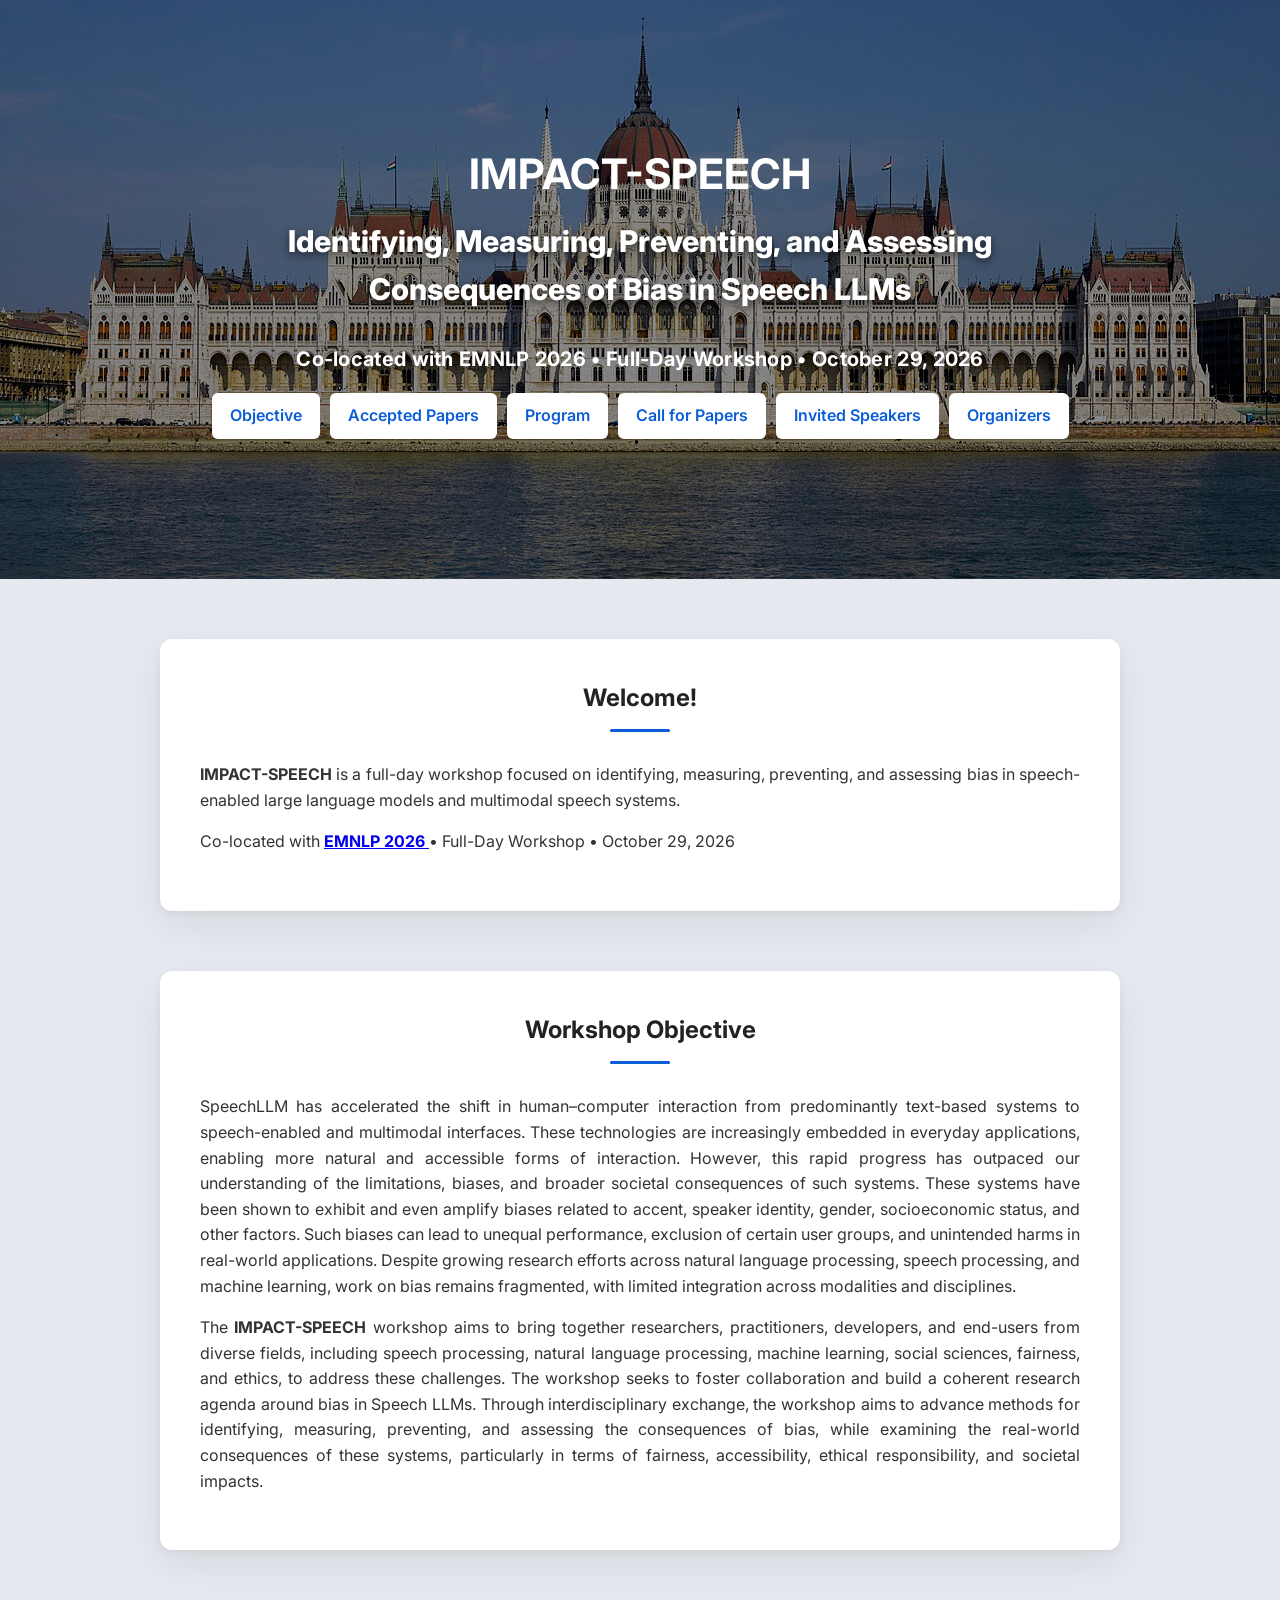
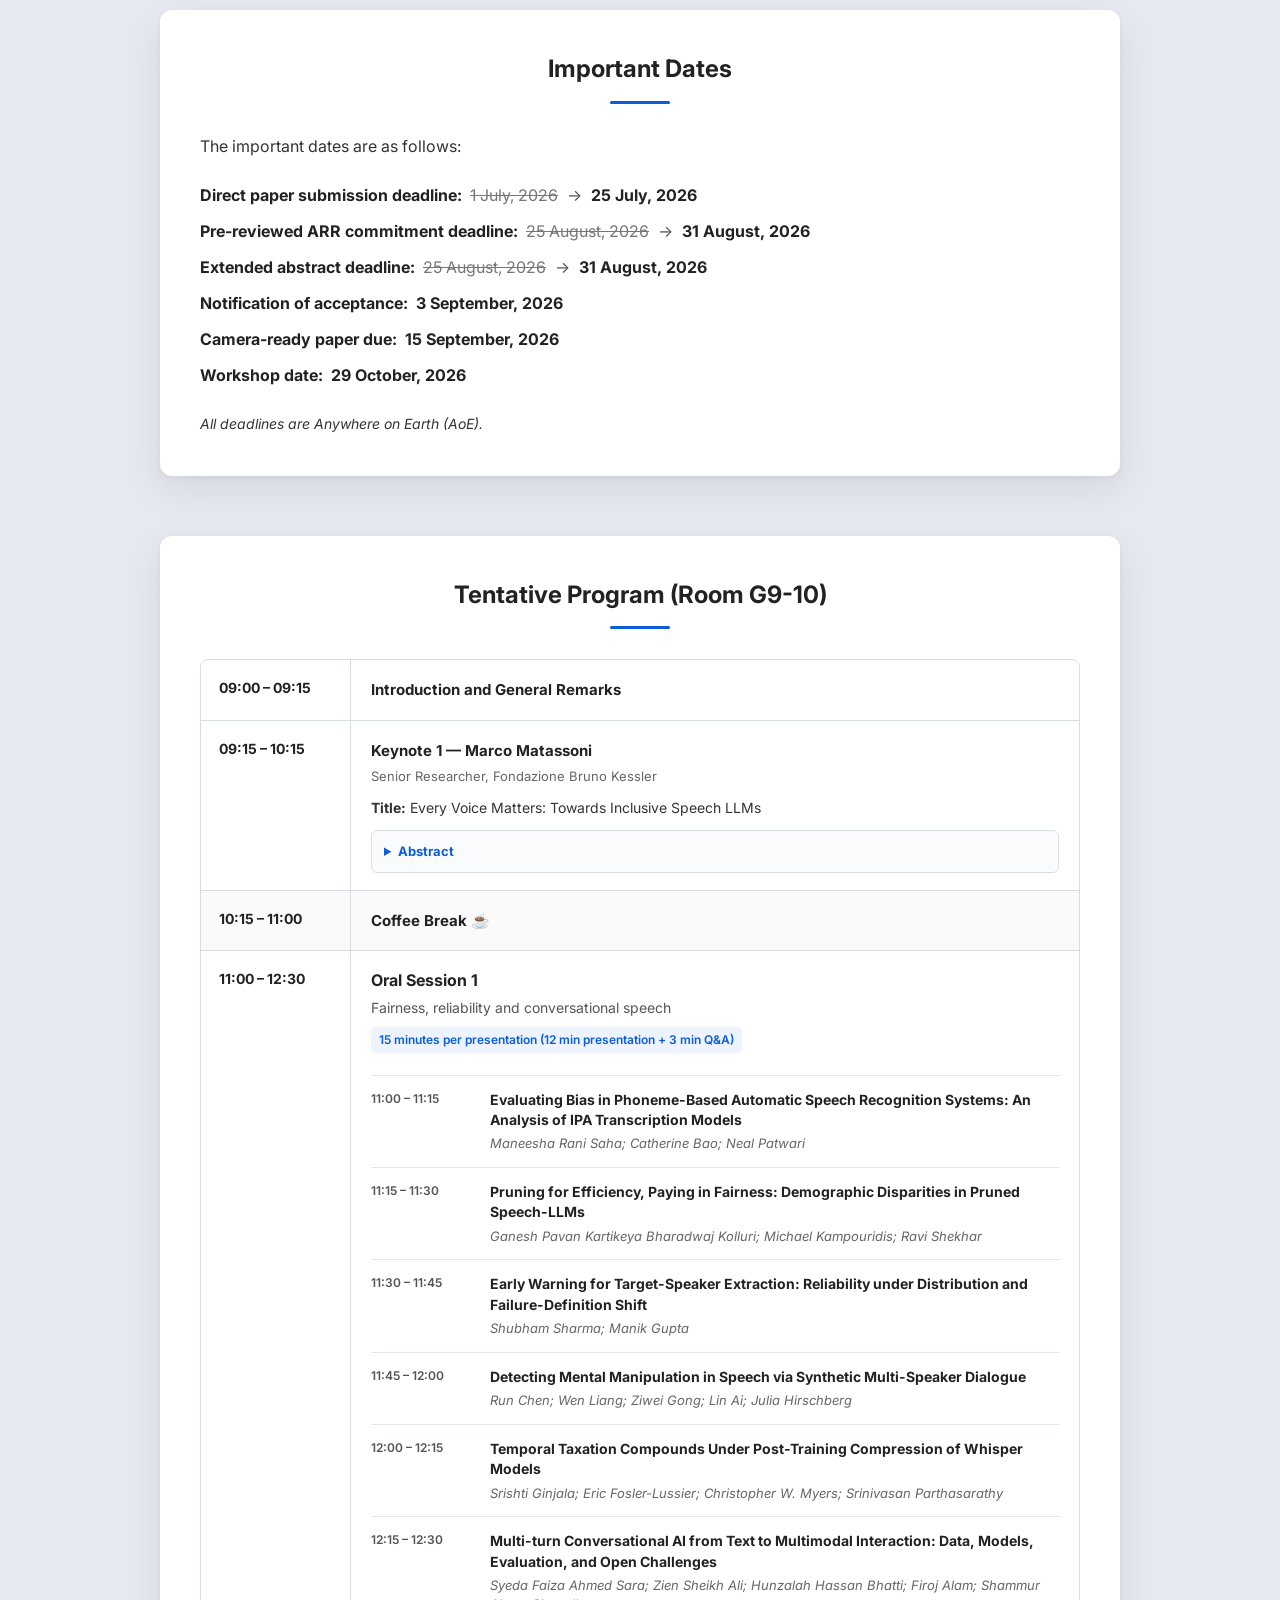
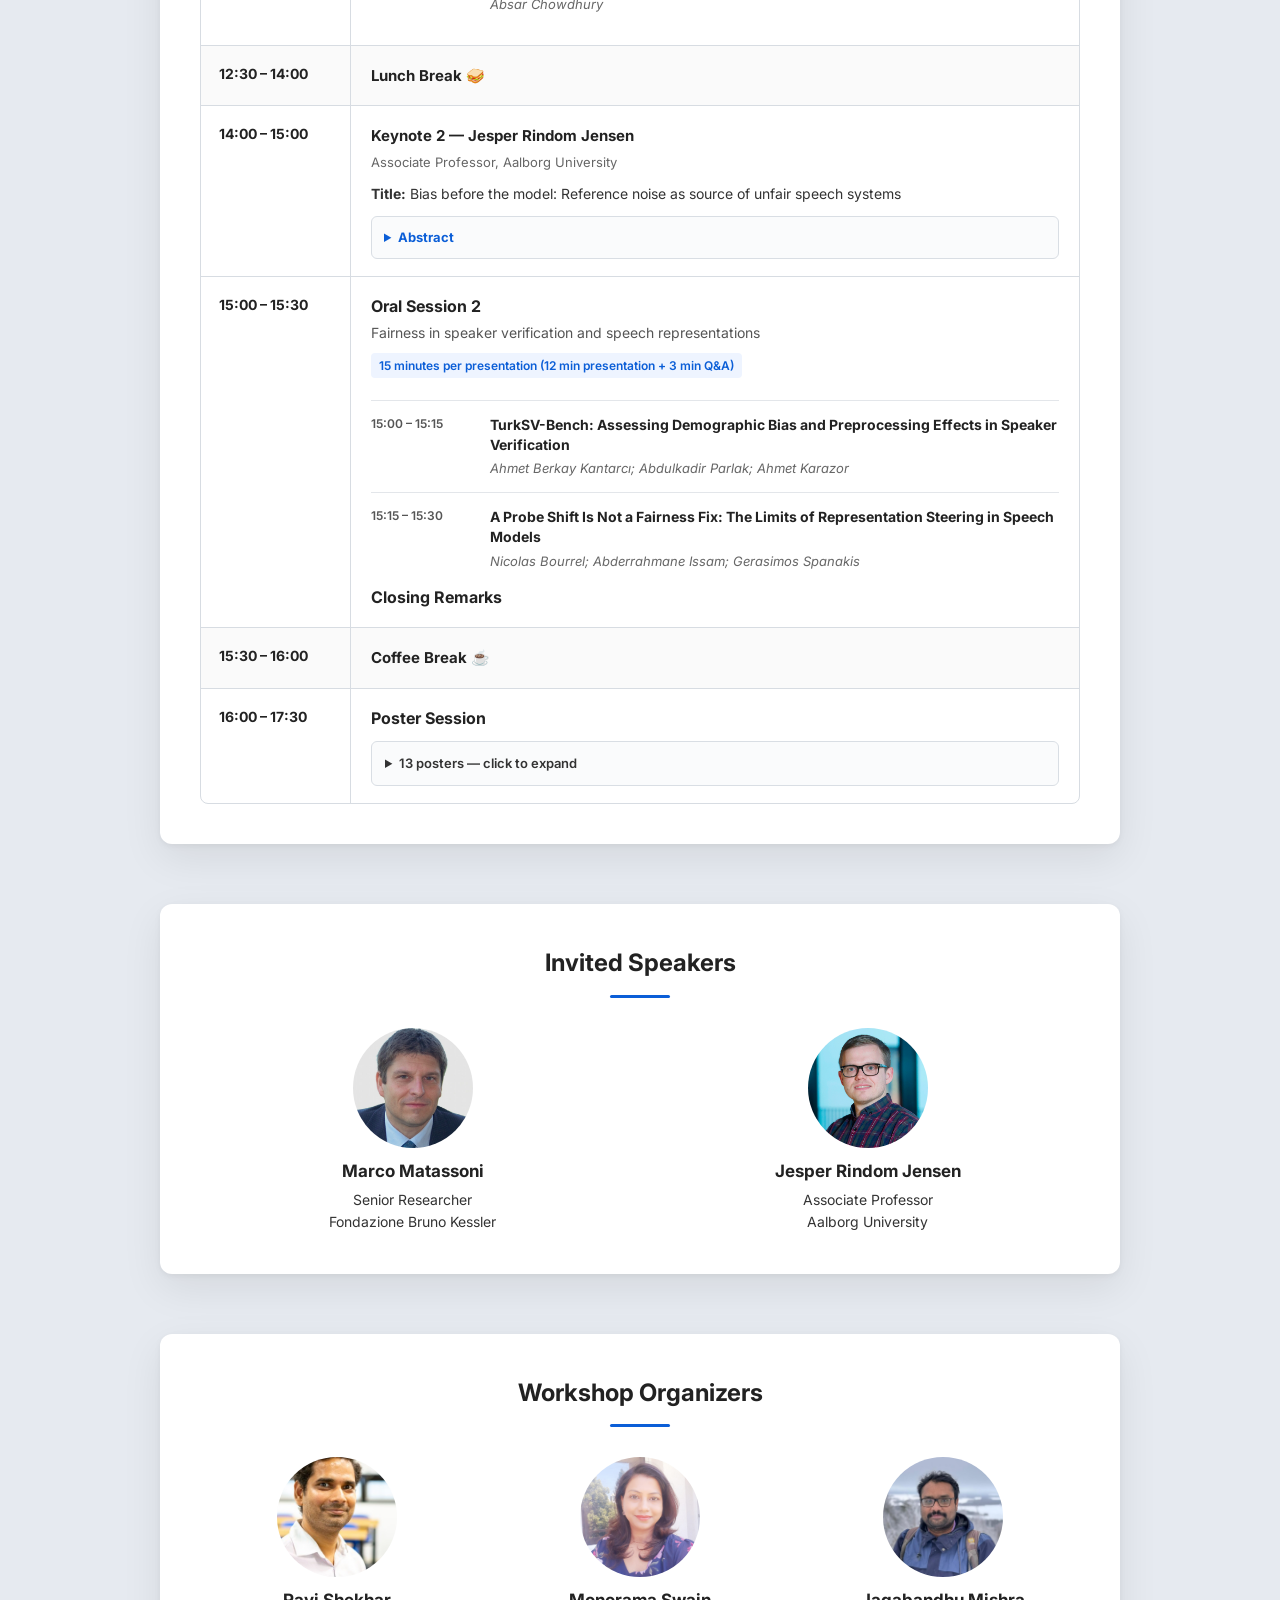
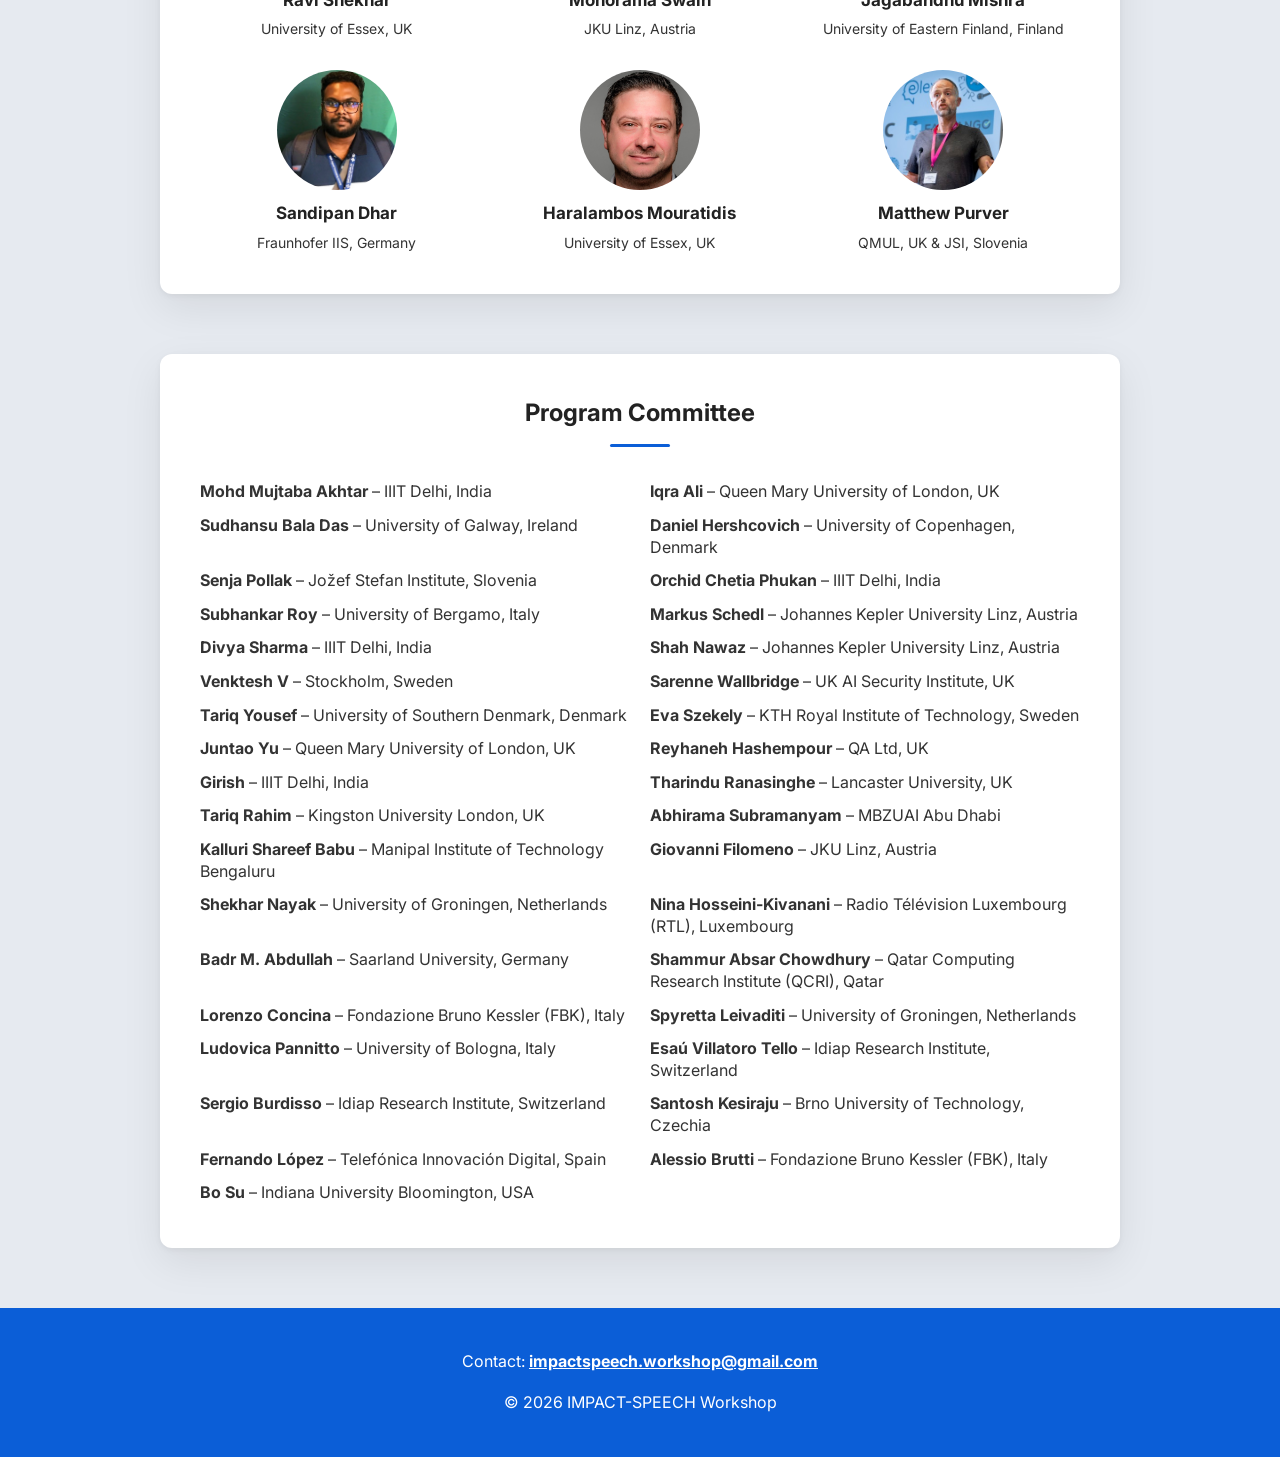
<file: index.html>
<!DOCTYPE html>
<html lang="en">

<head>
<meta charset="UTF-8">

<title>IMPACT-SPEECH Workshop</title>

<meta name="viewport" content="width=device-width, initial-scale=1.0">

<link
href="https://fonts.googleapis.com/css2?family=Inter:wght@300;400;500;600;700;800;900&display=swap"
rel="stylesheet">

<link rel="stylesheet" href="css/style.css?v=20261015-program-order-final">
</head>


<body>


<!-- ========================================================= -->
<!-- HERO -->
<!-- ========================================================= -->

<header class="hero">

<div class="hero-content">

<h1>IMPACT-SPEECH</h1>

<h2>
Identifying, Measuring, Preventing, and Assessing<br>
Consequences of Bias in Speech LLMs
</h2>

<p class="hero-sub">

Co-located with

<a href="https://2026.emnlp.org/" target="_blank">
EMNLP 2026
</a>

• Full-Day Workshop • October 29, 2026

</p>


<div class="hero-buttons">

<a href="#objective" class="btn">
Objective
</a>

<a href="accepted-papers.html" class="btn">
Accepted Papers
</a>

<a href="#program" class="btn">
Program
</a>

<a href="call-for-papers.html" class="btn">
Call for Papers
</a>

<a href="#speakers" class="btn">
Invited Speakers
</a>

<a href="#organizers" class="btn">
Organizers
</a>

</div>

</div>

</header>



<!-- ========================================================= -->
<!-- WELCOME -->
<!-- ========================================================= -->

<section class="section">

<div class="section-inner">

<h2>Welcome!</h2>

<p>

<strong>IMPACT-SPEECH</strong> is a full-day workshop focused on
identifying, measuring, preventing, and assessing bias in speech-enabled
large language models and multimodal speech systems.

</p>


<p class="emnlp">

Co-located with

<strong>

<a href="https://2026.emnlp.org/" target="_blank">
EMNLP 2026
</a>

</strong>

• Full-Day Workshop • October 29, 2026

</p>

</div>

</section>



<!-- ========================================================= -->
<!-- WORKSHOP OBJECTIVE -->
<!-- ========================================================= -->

<section class="section" id="objective">

<div class="section-inner">

<h2>Workshop Objective</h2>

<p>

SpeechLLM has accelerated the shift in human–computer interaction from
predominantly text-based systems to speech-enabled and multimodal interfaces.
These technologies are increasingly embedded in everyday applications,
enabling more natural and accessible forms of interaction.

However, this rapid progress has outpaced our understanding of the limitations,
biases, and broader societal consequences of such systems.

These systems have been shown to exhibit and even amplify biases related to
accent, speaker identity, gender, socioeconomic status, and other factors.
Such biases can lead to unequal performance, exclusion of certain user groups,
and unintended harms in real-world applications.

Despite growing research efforts across natural language processing,
speech processing, and machine learning, work on bias remains fragmented,
with limited integration across modalities and disciplines.

</p>


<p>

The <strong>IMPACT-SPEECH</strong> workshop aims to bring together
researchers, practitioners, developers, and end-users from diverse fields,
including speech processing, natural language processing, machine learning,
social sciences, fairness, and ethics, to address these challenges.

The workshop seeks to foster collaboration and build a coherent research
agenda around bias in Speech LLMs.

Through interdisciplinary exchange, the workshop aims to advance methods for
identifying, measuring, preventing, and assessing the consequences of bias,
while examining the real-world consequences of these systems, particularly
in terms of fairness, accessibility, ethical responsibility, and societal impacts.

</p>

</div>

</section>



<!-- ========================================================= -->
<!-- IMPORTANT DATES -->
<!-- ========================================================= -->

<section class="section" id="dates">

<div class="section-inner">

<h2>Important Dates</h2>

<p class="dates-intro">
The important dates are as follows:
</p>


<div class="important-dates">

<div class="date-line">
<strong>Direct paper submission deadline:</strong>

<span>
<s>1 July, 2026</s>
<span class="date-arrow">→</span>
<strong>25 July, 2026</strong>
</span>
</div>


<div class="date-line">
<strong>Pre-reviewed ARR commitment deadline:</strong>

<span>
<s>25 August, 2026</s>
<span class="date-arrow">→</span>
<strong>31 August, 2026</strong>
</span>
</div>


<div class="date-line">
<strong>Extended abstract deadline:</strong>

<span>
<s>25 August, 2026</s>
<span class="date-arrow">→</span>
<strong>31 August, 2026</strong>
</span>
</div>


<div class="date-line">
<strong>Notification of acceptance:</strong>

<span>
<strong>3 September, 2026</strong>
</span>
</div>


<div class="date-line">
<strong>Camera-ready paper due:</strong>

<span>
<strong>15 September, 2026</strong>
</span>
</div>


<div class="date-line">
<strong>Workshop date:</strong>

<span>
<strong>29 October, 2026</strong>
</span>
</div>

</div>


<p class="dates-note">
All deadlines are Anywhere on Earth (AoE).
</p>

</div>

</section>



<!-- ========================================================= -->
<!-- TENTATIVE PROGRAM  -->
<!-- ========================================================= -->

<section class="section program-section" id="program">

<div class="section-inner">

<h2>Tentative Program (Room G9-10)</h2>


<div class="program-table">


<!-- INTRODUCTION -->

<div class="program-row">

<div class="program-time">
09:00 – 09:15
</div>

<div class="program-event">

<strong>
Introduction and General Remarks
</strong>

</div>

</div>



<!-- KEYNOTE 1 -->

<div class="program-row">

<div class="program-time">
09:15 – 10:15
</div>

<div class="program-event">

<strong>
Keynote 1 — Marco Matassoni
</strong>

<div class="program-meta">
Senior Researcher, Fondazione Bruno Kessler
</div>

<div class="keynote-title">
<strong>Title:</strong> Every Voice Matters: Towards Inclusive Speech LLMs
</div>

<details class="keynote-abstract">

<summary>Abstract</summary>

<div class="keynote-abstract-content">

<p>
The increasing use of Speech Large Language Models raises fundamental
questions about fairness, inclusiveness, and trustworthiness. This talk
presents research conducted within the ELOQUENCE project, which aims to
develop multilingual, context-aware, and bias-controlled conversational AI
for applications ranging from customer service and smart homes to
safety-critical scenarios. We will focus on inequalities in multilingual and
low-resource speech processing, where differences in data availability,
language coverage, accents, and speaker characteristics can lead to significant
performance disparities. The talk will discuss approaches to identify and
measure speech bias, as well as strategies to improve robustness and
inclusiveness through cross-lingual adaptation, data-efficient learning,
and privacy-preserving approaches.
</p>

</div>

</details>

</div>

</div>



<!-- COFFEE BREAK -->

<div class="program-row program-break">

<div class="program-time">
10:15 – 11:00
</div>

<div class="program-event">

<strong>
Coffee Break ☕
</strong>

</div>

</div>



<!-- ORAL SESSION 1 -->

<div class="program-row">

<div class="program-time">
11:00 – 12:30
</div>

<div class="program-event">

<div class="session-title">
Oral Session 1
</div>

<div class="session-description">
Fairness, reliability and conversational speech
</div>

<div class="session-note">
15 minutes per presentation (12 min presentation + 3 min Q&amp;A)
</div>


<div class="oral-list">


<div class="oral-item">

<div class="oral-time">
11:00 – 11:15
</div>

<div class="oral-details">

<strong>
Evaluating Bias in Phoneme-Based Automatic Speech Recognition Systems:
An Analysis of IPA Transcription Models
</strong>

<span>
Maneesha Rani Saha; Catherine Bao; Neal Patwari
</span>

</div>

</div>



<div class="oral-item">

<div class="oral-time">
11:15 – 11:30
</div>

<div class="oral-details">

<strong>
Pruning for Efficiency, Paying in Fairness:
Demographic Disparities in Pruned Speech-LLMs
</strong>

<span>
Ganesh Pavan Kartikeya Bharadwaj Kolluri;
Michael Kampouridis; Ravi Shekhar
</span>

</div>

</div>



<div class="oral-item">

<div class="oral-time">
11:30 – 11:45
</div>

<div class="oral-details">

<strong>
Early Warning for Target-Speaker Extraction:
Reliability under Distribution and Failure-Definition Shift
</strong>

<span>
Shubham Sharma; Manik Gupta
</span>

</div>

</div>



<div class="oral-item">

<div class="oral-time">
11:45 – 12:00
</div>

<div class="oral-details">

<strong>
Detecting Mental Manipulation in Speech via Synthetic Multi-Speaker Dialogue
</strong>

<span>
Run Chen; Wen Liang; Ziwei Gong; Lin Ai; Julia Hirschberg
</span>

</div>

</div>



<div class="oral-item">

<div class="oral-time">
12:00 – 12:15
</div>

<div class="oral-details">

<strong>
Temporal Taxation Compounds Under Post-Training Compression of Whisper Models
</strong>

<span>
Srishti Ginjala; Eric Fosler-Lussier;
Christopher W. Myers; Srinivasan Parthasarathy
</span>

</div>

</div>



<div class="oral-item">

<div class="oral-time">
12:15 – 12:30
</div>

<div class="oral-details">

<strong>
Multi-turn Conversational AI from Text to Multimodal Interaction:
Data, Models, Evaluation, and Open Challenges
</strong>

<span>
Syeda Faiza Ahmed Sara; Zien Sheikh Ali;
Hunzalah Hassan Bhatti; Firoj Alam;
Shammur Absar Chowdhury
</span>

</div>

</div>


</div>

</div>

</div>



<!-- LUNCH -->

<div class="program-row program-break">

<div class="program-time">
12:30 – 14:00
</div>

<div class="program-event">

<strong>
Lunch Break 🥪
</strong>

</div>

</div>



<!-- KEYNOTE 2 -->

<div class="program-row">

<div class="program-time">
14:00 – 15:00
</div>

<div class="program-event">

<strong>
Keynote 2 — Jesper Rindom Jensen
</strong>

<div class="program-meta">
Associate Professor, Aalborg University
</div>

<div class="keynote-title">
<strong>Title:</strong> Bias before the model: Reference noise as source of unfair speech systems
</div>

<details class="keynote-abstract">

<summary>Abstract</summary>

<div class="keynote-abstract-content">

<p>
Bias in speech systems is often attributed to the models themselves, but it
can be introduced long before training begins. In this talk, I will use speech
enhancement as a case study, focusing on one such example: the "clean"
references used for training are, in practice, often noisy. Drawing on our
recent research, we will see how this can bias models to let noise pass through
while still scoring well on objective metrics. We will also examine current
evaluation practices, showing that common metrics struggle to differentiate
between state-of-the-art methods and often fail to reflect the preferences
and perception of real users.
</p>

</div>

</details>

</div>

</div>



<!-- ORAL SESSION 2 + CLOSING REMARKS -->

<div class="program-row">

<div class="program-time">
15:00 – 15:30
</div>

<div class="program-event">

<div class="session-title">
Oral Session 2
</div>

<div class="session-description">
Fairness in speaker verification and speech representations
</div>

<div class="session-note">
15 minutes per presentation (12 min presentation + 3 min Q&amp;A)
</div>

<div class="oral-list">

<div class="oral-item">

<div class="oral-time">
15:00 – 15:15
</div>

<div class="oral-details">

<strong>
TurkSV-Bench:
Assessing Demographic Bias and Preprocessing Effects in Speaker Verification
</strong>

<span>
Ahmet Berkay Kantarcı; Abdulkadir Parlak; Ahmet Karazor
</span>

</div>

</div>

<div class="oral-item">

<div class="oral-time">
15:15 – 15:30
</div>

<div class="oral-details">

<strong>
A Probe Shift Is Not a Fairness Fix:
The Limits of Representation Steering in Speech Models
</strong>

<span>
Nicolas Bourrel; Abderrahmane Issam; Gerasimos Spanakis
</span>

</div>

</div>

</div>

<div class="closing-inline">
<strong>Closing Remarks</strong>
</div>

</div>

</div>


<!-- COFFEE BREAK -->

<div class="program-row program-break">

<div class="program-time">
15:30 – 16:00
</div>

<div class="program-event">

<strong>
Coffee Break ☕
</strong>

</div>

</div>


<!-- POSTER SESSION -->

<div class="program-row">

<div class="program-time">
16:00 – 17:30
</div>

<div class="program-event">

<div class="session-title">
Poster Session
</div>

<details class="poster-box">

<summary>
13 posters — click to expand
</summary>

<div class="poster-content">

<div class="poster-paper">
<strong>
Can Large Audio-Language Models Ignore Multilingual Distractors?
An Evaluation of Their Selective Auditory Attention Capabilities
</strong>
<span>Heejoon Koo</span>
</div>

<div class="poster-paper">
<strong>
AIP-Speech: Auditing Speech LLM Robustness to Background Interference
</strong>
<span>
Aiden Dsouza; Shreyansh Mishra; Yashraj Suneja;
Rohan Swain; Samyak Borkar; Arjun Jaishankar; Tanmay Urade
</span>
</div>

<div class="poster-paper">
<strong>
When How You Speak Changes What Models Refuse:
Investigating Prosody-Conditioned Safety Divergence in Audio-Language Models
</strong>
<span>
Akash Das; Ishan Roy
</span>
</div>

<div class="poster-paper">
<strong>
What Drives Dialectal Jailbreaks?
An Ablation of Surface Form, Cultural Framing, and Strategy Banks
</strong>
<span>
Qingyang Xu
</span>
</div>

<div class="poster-paper">
<strong>
KanAdapter: A Kolmogorov-Arnold Network-based Plug-and-Play Module
for Efficient Fine-tuning of Foundation Speech Models
</strong>
<span>
Tuan Dat Phuong
</span>
</div>

<div class="poster-paper">
<strong>
Zero-Shot Spoken Language Understanding with SLAM-ASR:
What Do Monolingual ASR-Trained Linear Projectors Enable?
</strong>
<span>
Edwin Arkel Rios; Sneh Sourabh; Jocelyn Zaruma;
Girish Ewoorkar; Julian Mack; Bo-Cheng Lai
</span>
</div>

<div class="poster-paper">
<strong>
Auditing Spoken Correction Uptake and Retention in Speech LLMs
</strong>
<span>
Yoonhyuk Choi
</span>
</div>

<div class="poster-paper">
<strong>
Lost in Compression:
Calibration Bias and the Accent-WER Gap in Speech LLMs
</strong>
<span>
Angad Ripudaman Singh Bajwa
</span>
</div>

<div class="poster-paper">
<strong>
Responsible Benchmarking of Fairness for Automatic Speech Recognition
</strong>
<span>
Felix Herron; Ange Richard; François Portet;
Alexandre Allauzen; Solange Rossato
</span>
</div>

<div class="poster-paper">
<strong>
Dialect Gaps in Tamil Speech Recognition:
A Paired Evaluation of Erode and Common Spoken Tamil
</strong>
<span>
Dharunish Yugeswardeenoo
</span>
</div>

<div class="poster-paper">
<strong>
Evaluating WhisperX Transcriptions of Korean Child-Directed Speech
through Linguistic Analysis
</strong>
<span>
Ioana Buhnila; Jiho Lee; Sung Hyu Chon;
Jae-Hun Jung; Eon-Suk Ko
</span>
</div>

<div class="poster-paper">
<strong>
Personalization Without Stereotyping:
Do Speech LLMs Know When to Turn a Deaf Ear?
</strong>
<span>
Kshitij Ambilduke; Caroline Brun; Thibaut Thonet;
Vassilina Nikoulina; Marcely Zanon Boito
</span>
</div>

<div class="poster-paper">
<strong>
Steering ASR systems towards domain adaptation and personalization
</strong>
<span>
Felix Herron; Alex Colagrande; Solange Rossato;
François Portet; Alexandre Allauzen; Chuyan Li
</span>
</div>

</div>

</details>

</div>

</div>


</div>

</div>

</section>



<!-- ========================================================= -->
<!-- INVITED SPEAKERS -->
<!-- ========================================================= -->

<section class="section" id="speakers">

<div class="section-inner">

<h2>Invited Speakers</h2>

<div class="grid">


<div class="speaker">

<a
href="https://speechtek.fbk.eu/author/marco/"
target="_blank">

<img
src="images/marco_matassoni.jpg"
alt="Marco Matassoni">

<h3>Marco Matassoni</h3>

</a>

<p>
Senior Researcher<br>
Fondazione Bruno Kessler
</p>

</div>


<div class="speaker">

<a
href="https://jesperrj.blog.aau.dk/"
target="_blank">

<img
src="images/jesper_jensen.jpg"
alt="Jesper Rindom Jensen">

<h3>Jesper Rindom Jensen</h3>

</a>

<p>
Associate Professor<br>
Aalborg University
</p>

</div>


</div>

</div>

</section>



<!-- ========================================================= -->
<!-- ORGANIZERS -->
<!-- ========================================================= -->

<section class="section" id="organizers">

<div class="section-inner">

<h2>Workshop Organizers</h2>

<div class="grid">


<div class="speaker">

<a
href="https://www.essex.ac.uk/people/SHEKH52208/Ravi-Shekhar"
target="_blank">

<img
src="images/ravi_shekhar.jpg"
alt="Ravi Shekhar">

<h3>Ravi Shekhar</h3>

</a>

<p>
University of Essex, UK
</p>

</div>


<div class="speaker">

<a
href="https://www.jku.at/en/institute-of-computational-perception/about-us/people/monorama-swain/"
target="_blank">

<img
src="images/Mono___.jpg"
alt="Monorama Swain">

<h3>Monorama Swain</h3>

</a>

<p>
JKU Linz, Austria
</p>

</div>


<div class="speaker">

<a
href="https://uefconnect.uef.fi/en/jagabandhu.mishra/"
target="_blank">

<img
src="images/jagabandhu_mishra.jpg"
alt="Jagabandhu Mishra">

<h3>Jagabandhu Mishra</h3>

</a>

<p>
University of Eastern Finland, Finland
</p>

</div>


<div class="speaker">

<a
href="https://sites.google.com/view/sandipan1994/home"
target="_blank">

<img
src="images/sandipan_dhar.jpg"
alt="Sandipan Dhar">

<h3>Sandipan Dhar</h3>

</a>

<p>
Fraunhofer IIS, Germany
</p>

</div>


<div class="speaker">

<a
href="https://www.essex.ac.uk/people/MOURA85708/Haris-Mouratidis"
target="_blank">

<img
src="images/haralambos_mouratidis.jpg"
alt="Haralambos Mouratidis">

<h3>Haralambos Mouratidis</h3>

</a>

<p>
University of Essex, UK
</p>

</div>


<div class="speaker">

<a
href="https://www.qmul.ac.uk/eecs/people/profiles/purvermatthew.html"
target="_blank">

<img
src="images/matthew_purver.jpg"
alt="Matthew Purver">

<h3>Matthew Purver</h3>

</a>

<p>
QMUL, UK &amp; JSI, Slovenia
</p>

</div>


</div>

</div>

</section>



<!-- ========================================================= -->
<!-- PROGRAM COMMITTEE -->
<!-- ========================================================= -->

<section class="section">

<div class="section-inner">

<h2>Program Committee</h2>

<div class="pc-grid">

<p><strong>Mohd Mujtaba Akhtar</strong> – IIIT Delhi, India</p>
<p><strong>Iqra Ali</strong> – Queen Mary University of London, UK</p>
<p><strong>Sudhansu Bala Das</strong> – University of Galway, Ireland</p>
<p><strong>Daniel Hershcovich</strong> – University of Copenhagen, Denmark</p>
<p><strong>Senja Pollak</strong> – Jožef Stefan Institute, Slovenia</p>
<p><strong>Orchid Chetia Phukan</strong> – IIIT Delhi, India</p>
<p><strong>Subhankar Roy</strong> – University of Bergamo, Italy</p>
<p><strong>Markus Schedl</strong> – Johannes Kepler University Linz, Austria</p>
<p><strong>Divya Sharma</strong> – IIIT Delhi, India</p>
<p><strong>Shah Nawaz</strong> – Johannes Kepler University Linz, Austria</p>
<p><strong>Venktesh V</strong> – Stockholm, Sweden</p>
<p><strong>Sarenne Wallbridge</strong> – UK AI Security Institute, UK</p>
<p><strong>Tariq Yousef</strong> – University of Southern Denmark, Denmark</p>
<p><strong>Eva Szekely</strong> – KTH Royal Institute of Technology, Sweden</p>
<p><strong>Juntao Yu</strong> – Queen Mary University of London, UK</p>
<p><strong>Reyhaneh Hashempour</strong> – QA Ltd, UK</p>
<p><strong>Girish</strong> – IIIT Delhi, India</p>
<p><strong>Tharindu Ranasinghe</strong> – Lancaster University, UK</p>
<p><strong>Tariq Rahim</strong> – Kingston University London, UK</p>
<p><strong>Abhirama Subramanyam</strong> – MBZUAI Abu Dhabi</p>
<p><strong>Kalluri Shareef Babu</strong> – Manipal Institute of Technology Bengaluru</p>
<p><strong>Giovanni Filomeno</strong> – JKU Linz, Austria</p>
<p><strong>Shekhar Nayak</strong> – University of Groningen, Netherlands</p>
<p><strong>Nina Hosseini-Kivanani</strong> – Radio Télévision Luxembourg (RTL), Luxembourg</p>
<p><strong>Badr M. Abdullah</strong> – Saarland University, Germany</p>
<p><strong>Shammur Absar Chowdhury</strong> – Qatar Computing Research Institute (QCRI), Qatar</p>
<p><strong>Lorenzo Concina</strong> – Fondazione Bruno Kessler (FBK), Italy</p>
<p><strong>Spyretta Leivaditi</strong> – University of Groningen, Netherlands</p>
<p><strong>Ludovica Pannitto</strong> – University of Bologna, Italy</p>
<p><strong>Esaú Villatoro Tello</strong> – Idiap Research Institute, Switzerland</p>
<p><strong>Sergio Burdisso</strong> – Idiap Research Institute, Switzerland</p>
<p><strong>Santosh Kesiraju</strong> – Brno University of Technology, Czechia</p>
<p><strong>Fernando López</strong> – Telefónica Innovación Digital, Spain</p>
<p><strong>Alessio Brutti</strong> – Fondazione Bruno Kessler (FBK), Italy</p>
<p><strong>Bo Su</strong> – Indiana University Bloomington, USA</p>

</div>

</div>

</section>



<!-- ========================================================= -->
<!-- FOOTER -->
<!-- ========================================================= -->

<footer>

<p>
Contact:

<strong>
<a href="mailto:impactspeech.workshop@gmail.com">
impactspeech.workshop@gmail.com
</a>
</strong>

</p>

<p>
© 2026 IMPACT-SPEECH Workshop
</p>

</footer>


</body>

</html>
</file>
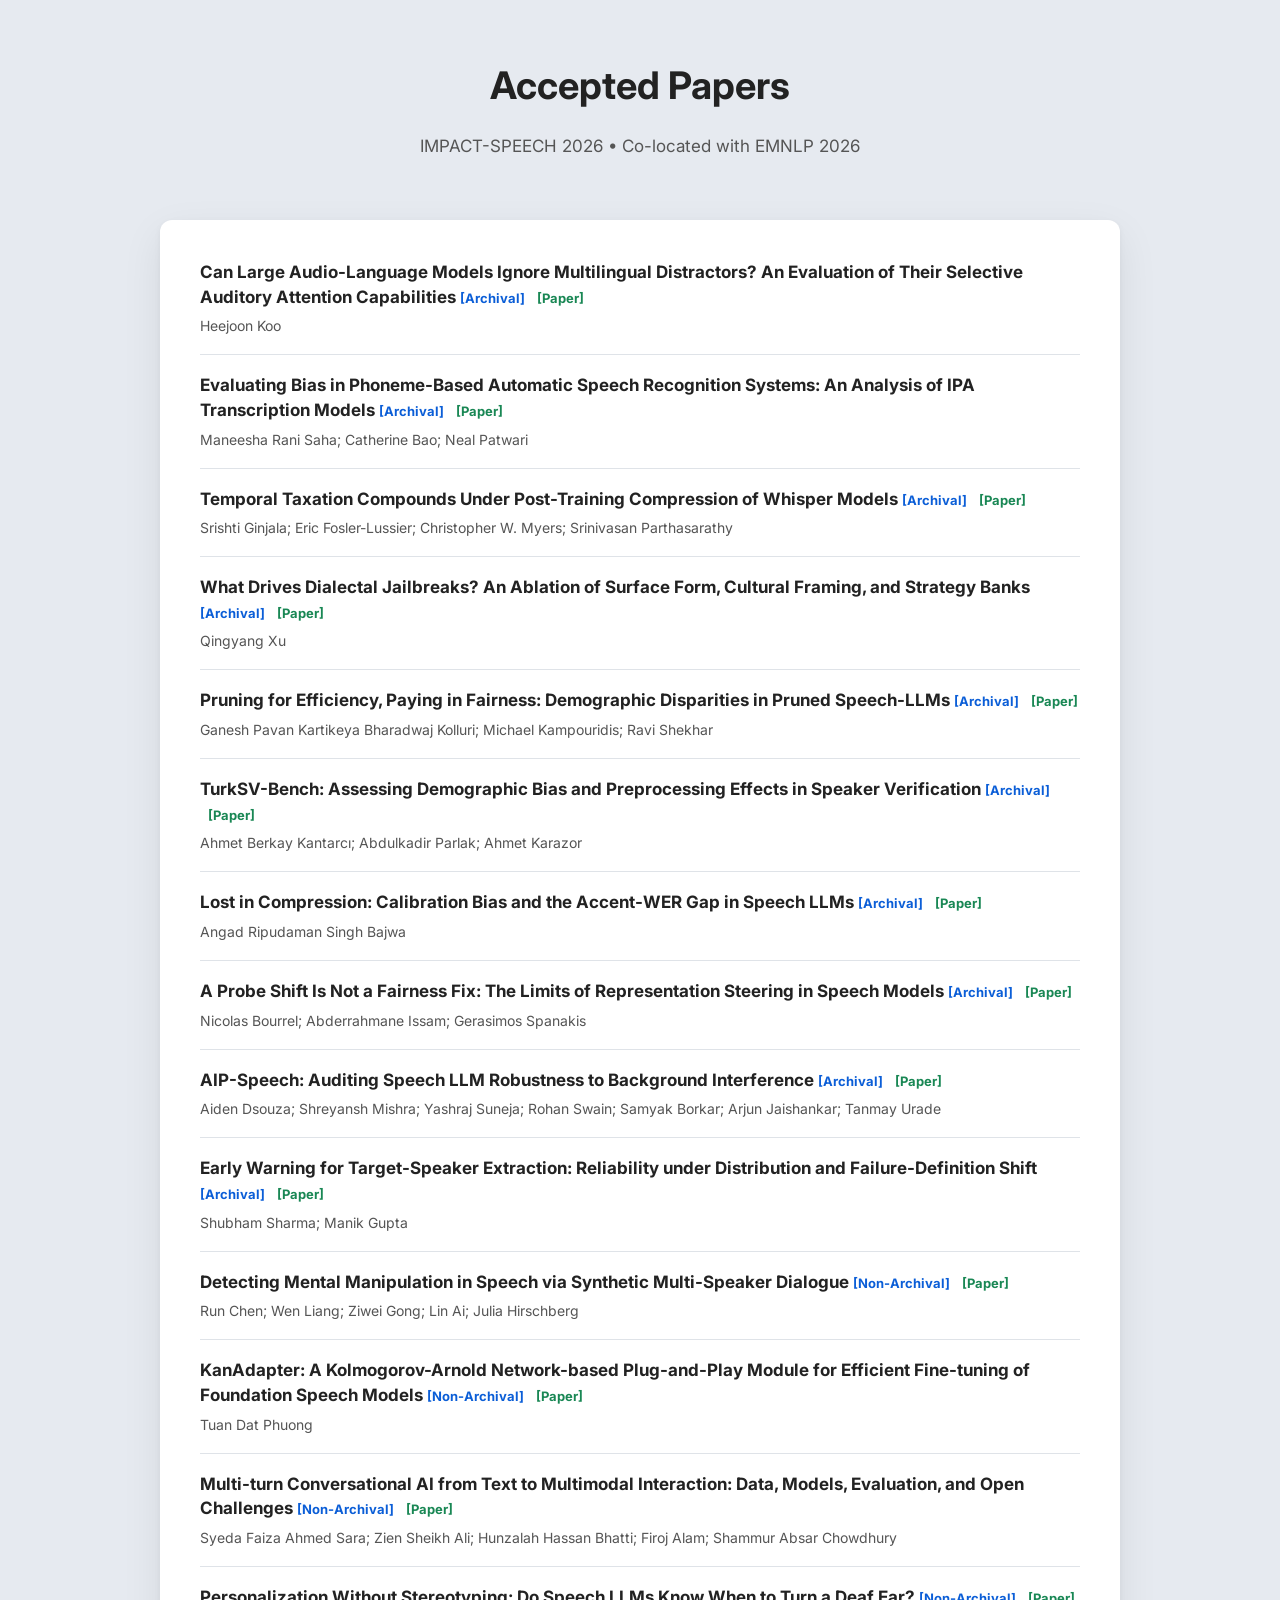
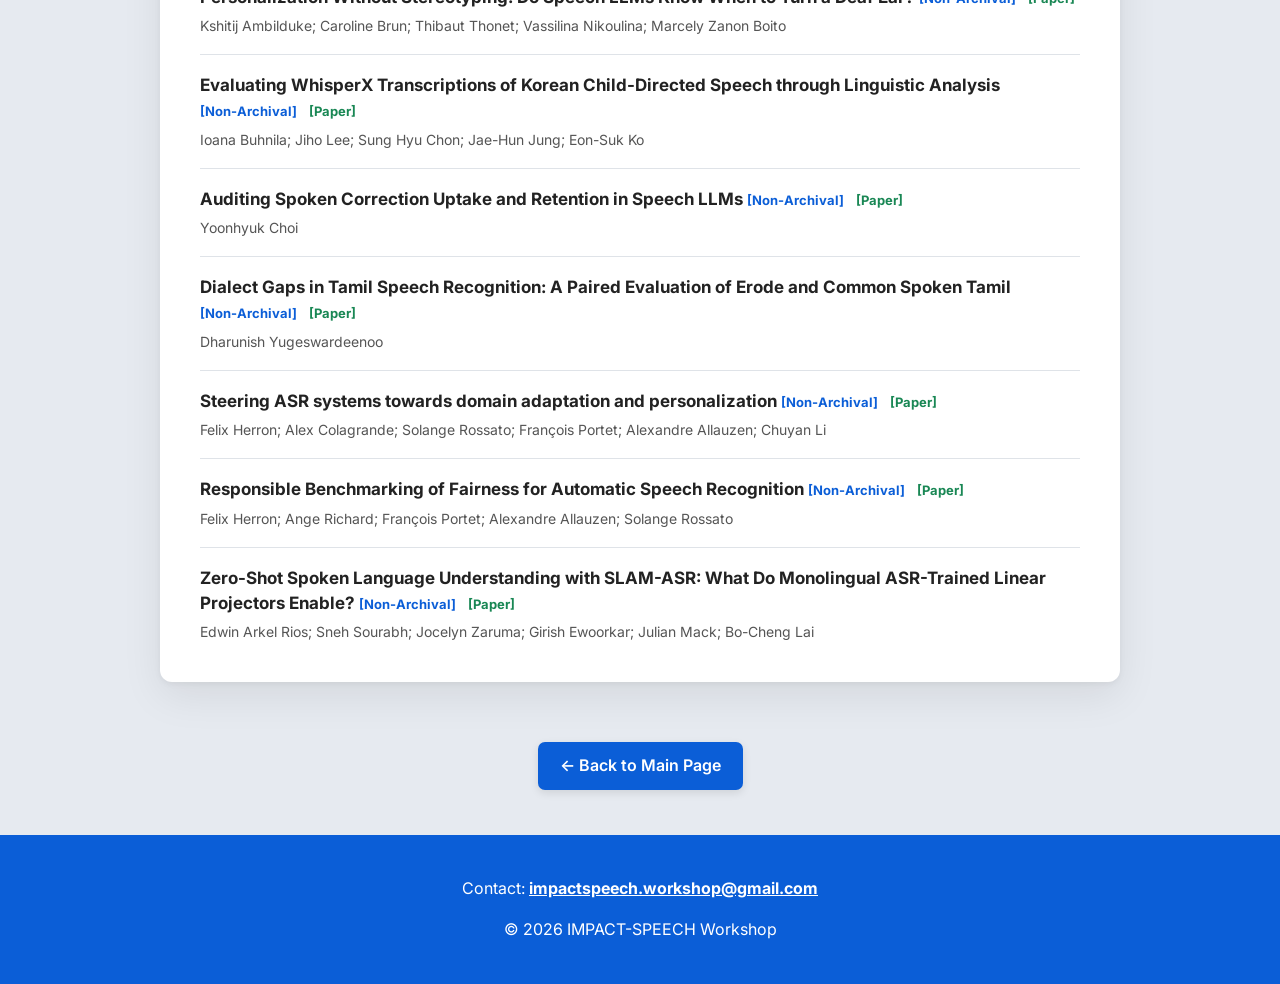
<file: accepted-papers.html>
<!DOCTYPE html>
<html lang="en">

<head>
<meta charset="UTF-8">
<title>Accepted Papers | IMPACT-SPEECH 2026</title>
<meta name="viewport" content="width=device-width, initial-scale=1.0">

<link
href="https://fonts.googleapis.com/css2?family=Inter:wght@300;400;500;600;700;800;900&display=swap"
rel="stylesheet">

<link rel="stylesheet" href="css/style.css?v=20261029-accepted-paper-links">

<style>

/* =========================================================
   ACCEPTED PAPERS PAGE
   ========================================================= */

.accepted-paper-list{
    display:flex;
    flex-direction:column;
    gap:0;
}

.accepted-paper{
    padding:18px 0;
    border-bottom:1px solid #dfe3e8;
    text-align:left;
}

.accepted-paper:first-child{
    padding-top:0;
}

.accepted-paper:last-child{
    border-bottom:none;
    padding-bottom:0;
}

.accepted-paper h3{
    margin:0 0 6px;
    font-size:17px;
    line-height:1.45;
    color:#222;
}

.accepted-paper-authors{
    margin:0 !important;
    font-size:14px;
    line-height:1.5;
    color:#555 !important;
    text-align:left !important;
}


/* =========================================================
   ARCHIVAL / NON-ARCHIVAL TAG
   ========================================================= */

.publication-tag{
    font-size:13px;
    font-weight:700;
    color:#0b5ed7;
    white-space:nowrap;
}


/* =========================================================
   PAPER ACCESS LINK
   ========================================================= */

.paper-link{
    display:inline-block;
    margin-left:8px;

    font-size:13px;
    font-weight:700;

    color:#198754;
    text-decoration:none;

    white-space:nowrap;
}

.paper-link:hover{
    color:#146c43;
    text-decoration:underline;
}


/* =========================================================
   MOBILE
   ========================================================= */

@media(max-width:768px){

    .accepted-paper{
        padding:16px 0;
    }

    .accepted-paper h3{
        font-size:16px;
    }

    .accepted-paper-authors{
        font-size:13px;
    }

    .publication-tag{
        font-size:12px;
    }

    .paper-link{
        font-size:12px;
        margin-left:6px;
    }
}

</style>

</head>


<body>


<!-- =========================================================
     PAGE HEADER
     ========================================================= -->

<div class="page-header">

    <h1>Accepted Papers</h1>

    <p>
        IMPACT-SPEECH 2026 • Co-located with EMNLP 2026
    </p>

</div>



<!-- =========================================================
     ACCEPTED PAPERS
     ========================================================= -->

<section class="section">

<div class="section-inner">

<div class="accepted-paper-list">



<!-- PAPER 01 -->

<article class="accepted-paper">

    <h3>
        Can Large Audio-Language Models Ignore Multilingual Distractors?
        An Evaluation of Their Selective Auditory Attention Capabilities

        <span class="publication-tag">[Archival]</span>

        <a
        class="paper-link"
        href="https://drive.google.com/file/d/1RFfbIGSZPh_QWHPaAgkIU28avfQE-T43/view?usp=sharing"
        target="_blank"
        rel="noopener noreferrer">
        [Paper]
        </a>
    </h3>

    <p class="accepted-paper-authors">
        Heejoon Koo
    </p>

</article>



<!-- PAPER 02 -->

<article class="accepted-paper">

    <h3>
        Evaluating Bias in Phoneme-Based Automatic Speech Recognition Systems:
        An Analysis of IPA Transcription Models

        <span class="publication-tag">[Archival]</span>

        <a
        class="paper-link"
        href="https://drive.google.com/file/d/19zhDZa6f_2REVvQ_N47tei0aQ_pE-mVq/view?usp=sharing"
        target="_blank"
        rel="noopener noreferrer">
        [Paper]
        </a>
    </h3>

    <p class="accepted-paper-authors">
        Maneesha Rani Saha; Catherine Bao; Neal Patwari
    </p>

</article>



<!-- PAPER 03 -->

<article class="accepted-paper">

    <h3>
        Temporal Taxation Compounds Under Post-Training Compression of Whisper Models

        <span class="publication-tag">[Archival]</span>

        <a
        class="paper-link"
        href="https://drive.google.com/file/d/1amHrEOARgTSHgsP_rS2acLo0UkgP7LOt/view?usp=sharing"
        target="_blank"
        rel="noopener noreferrer">
        [Paper]
        </a>
    </h3>

    <p class="accepted-paper-authors">
        Srishti Ginjala; Eric Fosler-Lussier; Christopher W. Myers;
        Srinivasan Parthasarathy
    </p>

</article>



<!-- PAPER 04 -->
<!-- YOUR PROVIDED GOOGLE DRIVE LINK -->

<article class="accepted-paper">

    <h3>
        What Drives Dialectal Jailbreaks? An Ablation of Surface Form,
        Cultural Framing, and Strategy Banks

        <span class="publication-tag">[Archival]</span>

        <a
        class="paper-link"
        href="https://drive.google.com/file/d/1a7HKSEubFv2TFX0zXea7JzPDzspjPwCU/view?usp=sharing"
        target="_blank"
        rel="noopener noreferrer">
        [Paper]
        </a>
    </h3>

    <p class="accepted-paper-authors">
        Qingyang Xu
    </p>

</article>



<!-- PAPER 05 -->

<article class="accepted-paper">

    <h3>
        Pruning for Efficiency, Paying in Fairness:
        Demographic Disparities in Pruned Speech-LLMs

        <span class="publication-tag">[Archival]</span>

        <a
        class="paper-link"
        href="https://drive.google.com/file/d/1tkZRy35sFA9xWZ4AJgk09sDuO-_VQDJU/view?usp=sharing"
        target="_blank"
        rel="noopener noreferrer">
        [Paper]
        </a>
    </h3>

    <p class="accepted-paper-authors">
        Ganesh Pavan Kartikeya Bharadwaj Kolluri;
        Michael Kampouridis;
        Ravi Shekhar
    </p>

</article>



<!-- PAPER 06 -->

<article class="accepted-paper">

    <h3>
        TurkSV-Bench: Assessing Demographic Bias and Preprocessing Effects
        in Speaker Verification

        <span class="publication-tag">[Archival]</span>

        <a
        class="paper-link"
        href="https://drive.google.com/file/d/1G7pVP8P1ii_2qN9imAMUKfu7gZncgWLI/view?usp=sharing"
        target="_blank"
        rel="noopener noreferrer">
        [Paper]
        </a>
    </h3>

    <p class="accepted-paper-authors">
        Ahmet Berkay Kantarcı; Abdulkadir Parlak; Ahmet Karazor
    </p>

</article>



<!-- PAPER 07 -->

<article class="accepted-paper">

    <h3>
        Lost in Compression:
        Calibration Bias and the Accent-WER Gap in Speech LLMs

        <span class="publication-tag">[Archival]</span>

        <a
        class="paper-link"
        href="https://drive.google.com/file/d/1Nkdqz7hFAiJoF7FtIMML_Xg7DRGG7DTV/view?usp=sharing"
        target="_blank"
        rel="noopener noreferrer">
        [Paper]
        </a>
    </h3>

    <p class="accepted-paper-authors">
        Angad Ripudaman Singh Bajwa
    </p>

</article>



<!-- PAPER 08 -->

<article class="accepted-paper">

    <h3>
        A Probe Shift Is Not a Fairness Fix:
        The Limits of Representation Steering in Speech Models

        <span class="publication-tag">[Archival]</span>

        <a
        class="paper-link"
        href="https://drive.google.com/file/d/1WrLcyWcNqCJGXd3XZ5XnTbvMX5-r_RTE/view?usp=sharing"
        target="_blank"
        rel="noopener noreferrer">
        [Paper]
        </a>
    </h3>

    <p class="accepted-paper-authors">
        Nicolas Bourrel; Abderrahmane Issam; Gerasimos Spanakis
    </p>

</article>



<!-- PAPER 09 -->

<article class="accepted-paper">

    <h3>
        AIP-Speech:
        Auditing Speech LLM Robustness to Background Interference

        <span class="publication-tag">[Archival]</span>

        <a
        class="paper-link"
        href="https://drive.google.com/file/d/1PlQbTScACxYXZPQhpU8Jc6EQ_LB8Lci8/view?usp=sharing"
        target="_blank"
        rel="noopener noreferrer">
        [Paper]
        </a>
    </h3>

    <p class="accepted-paper-authors">
        Aiden Dsouza; Shreyansh Mishra; Yashraj Suneja;
        Rohan Swain; Samyak Borkar; Arjun Jaishankar; Tanmay Urade
    </p>

</article>



<!-- PAPER 10 -->

<article class="accepted-paper">

    <h3>
        Early Warning for Target-Speaker Extraction:
        Reliability under Distribution and Failure-Definition Shift

        <span class="publication-tag">[Archival]</span>

        <a
        class="paper-link"
        href="https://drive.google.com/file/d/1DYLo2555QoUGJffCzAmzJ8vg_aHZ8OBy/view?usp=sharing"
        target="_blank"
        rel="noopener noreferrer">
        [Paper]
        </a>
    </h3>

    <p class="accepted-paper-authors">
        Shubham Sharma; Manik Gupta
    </p>

</article>



<!-- PAPER 11 -->

<article class="accepted-paper">

    <h3>
        Detecting Mental Manipulation in Speech via Synthetic Multi-Speaker Dialogue

        <span class="publication-tag">[Non-Archival]</span>

        <a
        class="paper-link"
        href="https://drive.google.com/file/d/1U1iSFutCPQCgqj_7yNRHfEYSnCmAhg06/view?usp=sharing"
        target="_blank"
        rel="noopener noreferrer">
        [Paper]
        </a>
    </h3>

    <p class="accepted-paper-authors">
        Run Chen; Wen Liang; Ziwei Gong; Lin Ai; Julia Hirschberg
    </p>

</article>



<!-- PAPER 12 -->

<article class="accepted-paper">

    <h3>
        KanAdapter:
        A Kolmogorov-Arnold Network-based Plug-and-Play Module
        for Efficient Fine-tuning of Foundation Speech Models

        <span class="publication-tag">[Non-Archival]</span>

        <a
        class="paper-link"
        href="https://drive.google.com/file/d/1XLBnAStuM5bEEf1yOz5P4D7rTfd6iMs3/view?usp=sharing"
        target="_blank"
        rel="noopener noreferrer">
        [Paper]
        </a>
    </h3>

    <p class="accepted-paper-authors">
        Tuan Dat Phuong
    </p>

</article>



<!-- PAPER 13 -->

<article class="accepted-paper">

    <h3>
        Multi-turn Conversational AI from Text to Multimodal Interaction:
        Data, Models, Evaluation, and Open Challenges

        <span class="publication-tag">[Non-Archival]</span>

        <a
        class="paper-link"
        href="https://drive.google.com/file/d/1-Z2EHXYVZdmt4L5ikasQfkPUXSt2ECVA/view?usp=sharing"
        target="_blank"
        rel="noopener noreferrer">
        [Paper]
        </a>
    </h3>

    <p class="accepted-paper-authors">
        Syeda Faiza Ahmed Sara;
        Zien Sheikh Ali;
        Hunzalah Hassan Bhatti;
        Firoj Alam;
        Shammur Absar Chowdhury
    </p>

</article>



<!-- PAPER 14 -->

<article class="accepted-paper">

    <h3>
        Personalization Without Stereotyping:
        Do Speech LLMs Know When to Turn a Deaf Ear?

        <span class="publication-tag">[Non-Archival]</span>

        <a
        class="paper-link"
        href="https://example.com/paper-14.pdf"
        target="_blank"
        rel="noopener noreferrer">
        [Paper]
        </a>
    </h3>

    <p class="accepted-paper-authors">
        Kshitij Ambilduke;
        Caroline Brun;
        Thibaut Thonet;
        Vassilina Nikoulina;
        Marcely Zanon Boito
    </p>

</article>



<!-- PAPER 15 -->

<article class="accepted-paper">

    <h3>
        Evaluating WhisperX Transcriptions of Korean Child-Directed Speech
        through Linguistic Analysis

        <span class="publication-tag">[Non-Archival]</span>

        <a
        class="paper-link"
        href="https://example.com/paper-15.pdf"
        target="_blank"
        rel="noopener noreferrer">
        [Paper]
        </a>
    </h3>

    <p class="accepted-paper-authors">
        Ioana Buhnila;
        Jiho Lee;
        Sung Hyu Chon;
        Jae-Hun Jung;
        Eon-Suk Ko
    </p>

</article>



<!-- PAPER 16 -->

<article class="accepted-paper">

    <h3>
        Auditing Spoken Correction Uptake and Retention in Speech LLMs

        <span class="publication-tag">[Non-Archival]</span>

        <a
        class="paper-link"
        href="https://example.com/paper-16.pdf"
        target="_blank"
        rel="noopener noreferrer">
        [Paper]
        </a>
    </h3>

    <p class="accepted-paper-authors">
        Yoonhyuk Choi
    </p>

</article>



<!-- PAPER 17 -->

<article class="accepted-paper">

    <h3>
        Dialect Gaps in Tamil Speech Recognition:
        A Paired Evaluation of Erode and Common Spoken Tamil

        <span class="publication-tag">[Non-Archival]</span>

        <a
        class="paper-link"
        href="https://example.com/paper-17.pdf"
        target="_blank"
        rel="noopener noreferrer">
        [Paper]
        </a>
    </h3>

    <p class="accepted-paper-authors">
        Dharunish Yugeswardeenoo
    </p>

</article>



<!-- PAPER 18 -->

<article class="accepted-paper">

    <h3>
        Steering ASR systems towards domain adaptation and personalization

        <span class="publication-tag">[Non-Archival]</span>

        <a
        class="paper-link"
        href="https://example.com/paper-18.pdf"
        target="_blank"
        rel="noopener noreferrer">
        [Paper]
        </a>
    </h3>

    <p class="accepted-paper-authors">
        Felix Herron;
        Alex Colagrande;
        Solange Rossato;
        François Portet;
        Alexandre Allauzen;
        Chuyan Li
    </p>

</article>



<!-- PAPER 19 -->

<article class="accepted-paper">

    <h3>
        Responsible Benchmarking of Fairness for Automatic Speech Recognition

        <span class="publication-tag">[Non-Archival]</span>

        <a
        class="paper-link"
        href="https://example.com/paper-19.pdf"
        target="_blank"
        rel="noopener noreferrer">
        [Paper]
        </a>
    </h3>

    <p class="accepted-paper-authors">
        Felix Herron;
        Ange Richard;
        François Portet;
        Alexandre Allauzen;
        Solange Rossato
    </p>

</article>



<!-- PAPER 20 -->

<article class="accepted-paper">

    <h3>
        Zero-Shot Spoken Language Understanding with SLAM-ASR:
        What Do Monolingual ASR-Trained Linear Projectors Enable?

        <span class="publication-tag">[Non-Archival]</span>

        <a
        class="paper-link"
        href="https://example.com/paper-20.pdf"
        target="_blank"
        rel="noopener noreferrer">
        [Paper]
        </a>
    </h3>

    <p class="accepted-paper-authors">
        Edwin Arkel Rios;
        Sneh Sourabh;
        Jocelyn Zaruma;
        Girish Ewoorkar;
        Julian Mack;
        Bo-Cheng Lai
    </p>

</article>



</div>

</div>

</section>



<!-- =========================================================
     BACK TO MAIN PAGE
     ========================================================= -->

<div class="back-home">

    <a href="index.html" class="back-home-btn">
        ← Back to Main Page
    </a>

</div>



<!-- =========================================================
     FOOTER
     ========================================================= -->

<footer>

    <p>
        Contact:
        <strong>
            <a href="mailto:impactspeech.workshop@gmail.com">
                impactspeech.workshop@gmail.com
            </a>
        </strong>
    </p>

    <p>
        © 2026 IMPACT-SPEECH Workshop
    </p>

</footer>


</body>

</html>
</file>
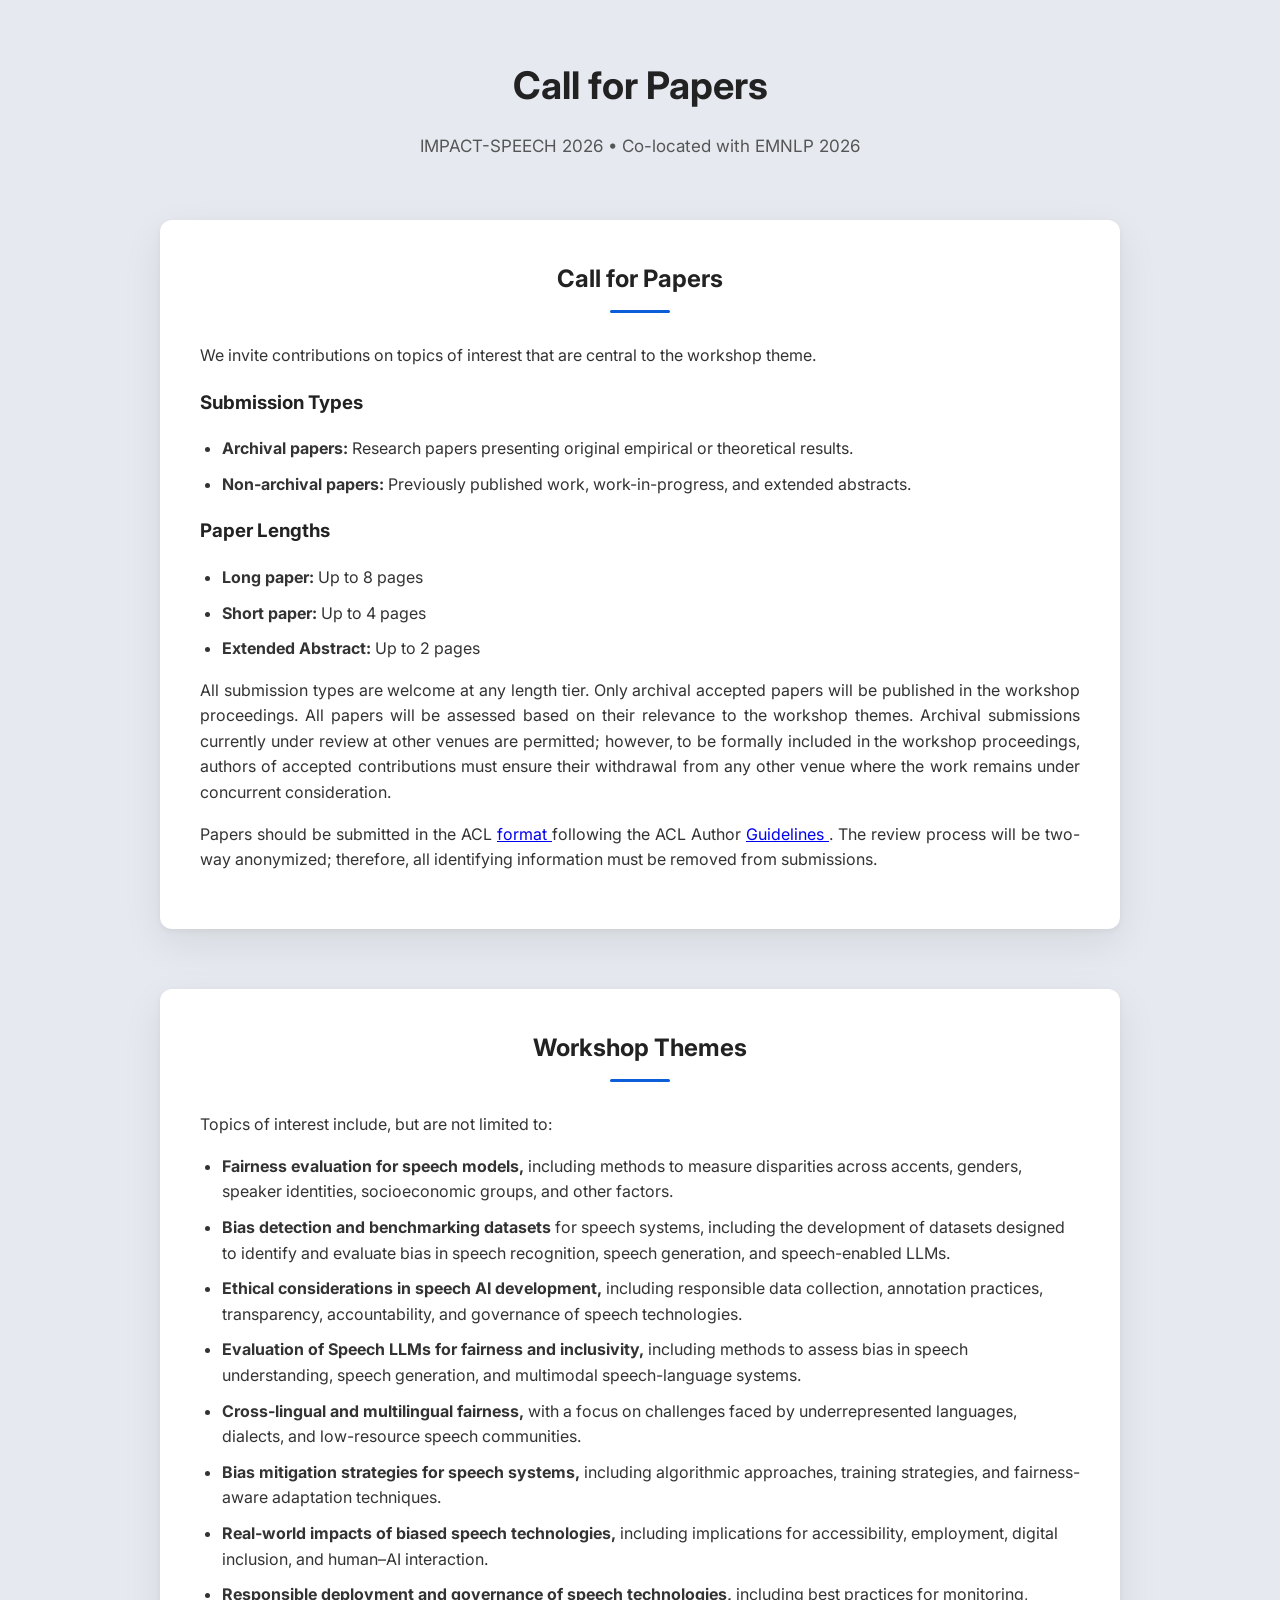
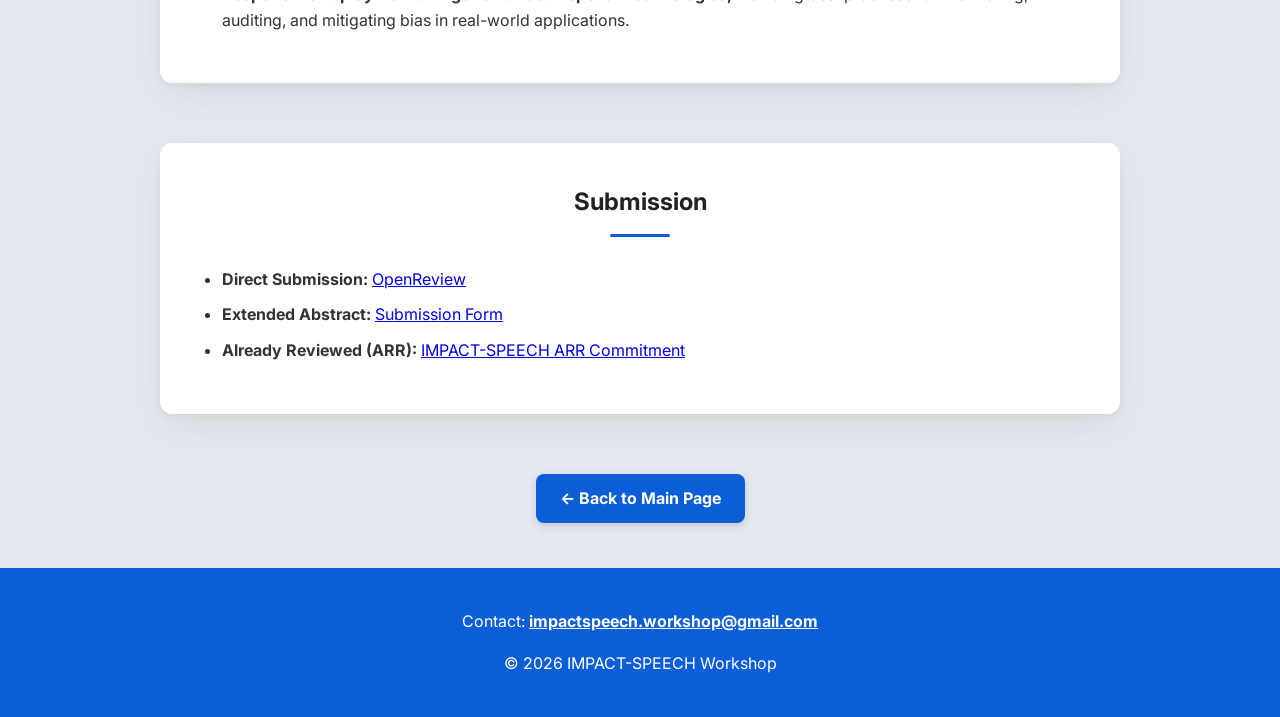
<file: call-for-papers.html>
<!DOCTYPE html>
<html lang="en">

<head>

<meta charset="UTF-8">

<title>Call for Papers | IMPACT-SPEECH 2026</title>

<meta name="viewport" content="width=device-width, initial-scale=1.0">

<link
href="https://fonts.googleapis.com/css2?family=Inter:wght@300;400;500;600;700;800;900&display=swap"
rel="stylesheet">

<link rel="stylesheet" href="css/style.css">

</head>


<body>


<!-- ================= PAGE HEADER ================= -->

<div class="page-header">

<h1>Call for Papers</h1>

<p>
IMPACT-SPEECH 2026 • Co-located with EMNLP 2026
</p>

</div>



<!-- ================= CALL FOR PAPERS ================= -->

<section class="section">

<div class="section-inner">

<h2>Call for Papers</h2>

<p>
We invite contributions on topics of interest that are central to the workshop theme.
</p>


<h3>Submission Types</h3>

<ul>

<li>
<strong>Archival papers:</strong>
Research papers presenting original empirical or theoretical results.
</li>

<li>
<strong>Non-archival papers:</strong>
Previously published work, work-in-progress, and extended abstracts.
</li>

</ul>


<h3>Paper Lengths</h3>

<ul>

<li>
<strong>Long paper:</strong> Up to 8 pages
</li>

<li>
<strong>Short paper:</strong> Up to 4 pages
</li>

<li>
<strong>Extended Abstract:</strong> Up to 2 pages
</li>

</ul>


<p>

All submission types are welcome at any length tier.

Only archival accepted papers will be published in the workshop proceedings.

All papers will be assessed based on their relevance to the workshop themes.

Archival submissions currently under review at other venues are permitted;
however, to be formally included in the workshop proceedings,
authors of accepted contributions must ensure their withdrawal from
any other venue where the work remains under concurrent consideration.

</p>


<p>

Papers should be submitted in the ACL

<a
href="https://github.com/acl-org/acl-style-files"
target="_blank">
format
</a>

following the ACL Author

<a
href="https://www.aclweb.org/adminwiki/index.php?title=ACL_Author_Guidelines"
target="_blank">
Guidelines
</a>.

The review process will be two-way anonymized;
therefore, all identifying information must be removed from submissions.

</p>

</div>

</section>



<!-- ================= WORKSHOP THEMES ================= -->

<section class="section">

<div class="section-inner">

<h2>Workshop Themes</h2>

<p>
Topics of interest include, but are not limited to:
</p>

<ul>

<li>
<strong>Fairness evaluation for speech models,</strong>
including methods to measure disparities across accents,
genders, speaker identities, socioeconomic groups, and other factors.
</li>

<li>
<strong>Bias detection and benchmarking datasets</strong>
for speech systems, including the development of datasets designed
to identify and evaluate bias in speech recognition,
speech generation, and speech-enabled LLMs.
</li>

<li>
<strong>Ethical considerations in speech AI development,</strong>
including responsible data collection, annotation practices,
transparency, accountability, and governance of speech technologies.
</li>

<li>
<strong>Evaluation of Speech LLMs for fairness and inclusivity,</strong>
including methods to assess bias in speech understanding,
speech generation, and multimodal speech-language systems.
</li>

<li>
<strong>Cross-lingual and multilingual fairness,</strong>
with a focus on challenges faced by underrepresented languages,
dialects, and low-resource speech communities.
</li>

<li>
<strong>Bias mitigation strategies for speech systems,</strong>
including algorithmic approaches, training strategies,
and fairness-aware adaptation techniques.
</li>

<li>
<strong>Real-world impacts of biased speech technologies,</strong>
including implications for accessibility,
employment, digital inclusion, and human–AI interaction.
</li>

<li>
<strong>Responsible deployment and governance of speech technologies,</strong>
including best practices for monitoring, auditing,
and mitigating bias in real-world applications.
</li>

</ul>

</div>

</section>



<!-- ================= SUBMISSION ================= -->

<section class="section">

<div class="section-inner">

<h2>Submission</h2>

<ul>

<li>

<strong>Direct Submission:</strong>

<a
href="https://openreview.net/group?id=EMNLP/2026/Workshop/IMPACT-SPEECH&referrer=%5BHomepage"
target="_blank">
OpenReview
</a>

</li>


<li>

<strong>Extended Abstract:</strong>

<a
href="https://forms.gle/vr9kprJCx9wweqWMA"
target="_blank">
Submission Form
</a>

</li>


<li>

<strong>Already Reviewed (ARR):</strong>

<a
href="https://openreview.net/group?id=EMNLP/2026/Workshop/IMPACT-SPEECH_ARR_Commitment&referrer=%5BHomepage"
target="_blank">
IMPACT-SPEECH ARR Commitment
</a>

</li>

</ul>

</div>

</section>



<!-- ================= BACK TO MAIN PAGE ================= -->

<div style="
width:100%;
display:flex;
justify-content:center;
align-items:center;
margin:45px 0;
">

<a
href="index.html"
style="
display:inline-block;
padding:12px 24px;
background:#0b5ed7;
color:white;
border-radius:8px;
text-decoration:none;
font-weight:700;
box-shadow:0 3px 10px rgba(0,0,0,0.15);
">
← Back to Main Page
</a>

</div>



<!-- ================= FOOTER ================= -->

<footer>

<p>
Contact:
<strong>

<a href="mailto:impactspeech.workshop@gmail.com">
impactspeech.workshop@gmail.com
</a>

</strong>
</p>

<p>
© 2026 IMPACT-SPEECH Workshop
</p>

</footer>


</body>

</html>
</file>
<file: css/style.css>
/* ========================================================= */
/* GLOBAL */
/* ========================================================= */

*{
box-sizing:border-box;
}

html{
scroll-behavior:smooth;
}

body{
margin:0;
font-family:"Inter","Helvetica Neue",Arial,sans-serif;
line-height:1.6;
background:#e6eaf0;
color:#222;
}


/* ========================================================= */
/* HERO */
/* ========================================================= */

.hero{
position:relative;

background:
linear-gradient(rgba(0,0,0,0.45),rgba(0,0,0,0.45)),
url("../images/Budapest-Parliament-0001.jpg");

background-size:cover;
background-position:center;
background-repeat:no-repeat;

color:white;
text-align:center;

padding:140px 20px;
}

.hero-content{
max-width:900px;
margin:auto;
}

.hero h1{
font-size:42px;
margin:0 0 10px;
}

.hero h2{
font-weight:800;
max-width:900px;
margin:0 auto 30px;
font-size:30px;
color:white;
text-shadow:0 3px 8px rgba(0,0,0,0.6);
}

.hero-sub{
font-size:20px;
font-weight:700;
color:white;
margin-bottom:18px;
letter-spacing:0.3px;
}

.hero-sub a,
.hero-sub a:link,
.hero-sub a:visited{
color:white !important;
text-decoration:none;
font-weight:700;
}

.hero-sub a:hover{
color:white !important;
text-decoration:underline;
}


/* ========================================================= */
/* HERO BUTTONS */
/* ========================================================= */

.hero-buttons{
display:flex;
align-items:center;
justify-content:center;
flex-wrap:wrap;
gap:10px;
}

.hero-buttons .btn{
margin:0;
}

.btn{
display:inline-block;
padding:10px 18px;
background:white;
color:#0b5ed7;
border-radius:6px;
text-decoration:none;
font-weight:600;

transition:
transform 0.15s ease,
box-shadow 0.15s ease;
}

.btn:hover{
transform:translateY(-1px);
box-shadow:0 4px 10px rgba(0,0,0,0.15);
}


/* ========================================================= */
/* PAGE HEADER */
/* ========================================================= */

.page-header{
max-width:1000px;
margin:55px auto 20px;
padding:0 20px;
text-align:center;
}

.page-header h1{
font-size:38px;
margin-bottom:10px;
}

.page-header p{
font-size:17px;
color:#555;
}


/* ========================================================= */
/* MAIN SECTIONS */
/* ========================================================= */

.section{
max-width:1000px;
margin:60px auto;
padding:0 20px;
}

.section-inner{
background:white;
padding:40px;
border-radius:12px;

box-shadow:
0 2px 6px rgba(0,0,0,0.05),
0 14px 40px rgba(0,0,0,0.08);
}


/* ========================================================= */
/* HEADINGS */
/* ========================================================= */

.section h2{
text-align:center;
margin-top:0;
margin-bottom:30px;
}

.section h2::after{
content:"";
display:block;
width:60px;
height:3px;
background:#0b5ed7;
margin:12px auto 0;
border-radius:2px;
}


/* ========================================================= */
/* TEXT */
/* ========================================================= */

.section p,
.section li{
color:#333;
}

.section-inner > p{
text-align:justify;
}

ul{
padding-left:22px;
margin:10px 0;
}

li{
margin-bottom:10px;
}


/* ========================================================= */
/* IMPORTANT DATES */
/* ========================================================= */

.dates-intro{
text-align:left !important;
margin-bottom:18px;
}

.important-dates{
width:100%;
}

.date-line{
display:flex;
align-items:baseline;
gap:8px;
padding:6px 0;
font-size:16px;
line-height:1.5;
}

.date-line > strong{
flex:0 0 auto;
}

.date-line > span{
display:inline;
}

.date-line s{
color:#777;
}

.date-arrow{
display:inline-block;
padding:0 5px;
color:#555;
}

.dates-note{
margin-top:20px !important;
margin-bottom:0;
font-style:italic;
font-size:14px;
text-align:left !important;
}


/* ========================================================= */
/* GRID */
/* ========================================================= */

.grid{
display:grid;
grid-template-columns:repeat(auto-fit,minmax(220px,1fr));
gap:30px;
}


/* ========================================================= */
/* SPEAKER / ORGANIZER CARDS */
/* ========================================================= */

.speaker{
text-align:center;
}

.speaker img{
width:120px;
height:120px;
object-fit:cover;
border-radius:50%;
display:block;
margin:0 auto 10px;
}

.speaker h3{
margin:8px 0 4px;
font-size:17px;
}

.speaker p{
font-size:14px;
margin:0;
text-align:center !important;
}

.speaker a{
color:#222;
text-decoration:none;
}

.speaker a:hover h3{
color:#0b5ed7;
}


/* ========================================================= */
/* PROGRAM COMMITTEE */
/* ========================================================= */

.pc-grid{
display:grid;
grid-template-columns:1fr 1fr;
gap:4px 20px;
}

.pc-grid p{
margin:4px 0;
line-height:1.35;
text-align:left !important;
}


/* ========================================================= */
/* ACCEPTED PAPERS PAGE */
/* ========================================================= */

.paper-list{
display:flex;
flex-direction:column;
gap:22px;
}

.paper{
padding-bottom:20px;
border-bottom:1px solid #e1e4e8;
text-align:left;
}

.paper:last-child{
border-bottom:none;
}

.paper h3{
font-size:18px;
margin:0 0 6px;
line-height:1.45;
}

.paper p{
margin:0;
font-size:15px;
color:#555;
text-align:left !important;
}


/* ========================================================= */
/* PROGRAM TABLE */
/* ========================================================= */

.program-section{
scroll-margin-top:20px;
}

.program-section .section-inner{
padding:40px;
}

.program-table{
width:100%;
border:1px solid #d7dce2;
border-radius:8px;
overflow:hidden;
background:#fff;
}


/* individual schedule row */

.program-row{
display:grid;
grid-template-columns:150px minmax(0,1fr);
border-bottom:1px solid #d7dce2;
}

.program-row:last-child{
border-bottom:none;
}


/* left column */

.program-time{
padding:17px 18px;
font-size:14px;
font-weight:700;
line-height:1.5;
color:#222;
border-right:1px solid #d7dce2;
white-space:nowrap;
}


/* right column */

.program-event{
min-width:0;
padding:17px 20px;
text-align:left;
}

.program-event > strong{
font-size:15px;
line-height:1.45;
}

.program-meta{
margin-top:3px;
font-size:13px;
color:#666;
}


/* break rows */

.program-break{
background:#fafafa;
}


/* ========================================================= */
/* KEYNOTE TITLE */
/* ========================================================= */

.keynote-title{
margin-top:10px;
font-size:14px;
line-height:1.5;
color:#333;
}


/* ========================================================= */
/* KEYNOTE ABSTRACT DROPDOWN */
/* ========================================================= */

.keynote-abstract{
margin-top:12px;
border:1px solid #d9dee4;
border-radius:6px;
background:#fafbfc;
overflow:hidden;
}

.keynote-abstract summary{
padding:10px 12px;
cursor:pointer;
font-size:13px;
font-weight:700;
color:#0b5ed7;
list-style-position:inside;
user-select:none;
}

.keynote-abstract summary:hover{
background:#f2f6ff;
}

.keynote-abstract[open] summary{
border-bottom:1px solid #dfe3e8;
}

.keynote-abstract-content{
background:#fff;
padding:12px 14px 14px;
}

.keynote-abstract-content p{
margin:0;
font-size:13px;
line-height:1.6;
color:#444;
text-align:justify;
}


/* ========================================================= */
/* SESSION TITLES */
/* ========================================================= */

.session-title{
font-size:16px;
font-weight:700;
margin-bottom:3px;
}

.session-description{
font-size:14px;
color:#555;
margin-bottom:4px;
}

.session-note{
display:inline-block;
margin-top:4px;
margin-bottom:14px;
padding:3px 8px;
font-size:12px;
font-weight:600;
color:#0b5ed7;
background:#eef4ff;
border-radius:4px;
}


/* ========================================================= */
/* ORAL PRESENTATIONS */
/* ========================================================= */

.oral-list{
margin-top:8px;
}

.oral-item{
display:grid;
grid-template-columns:105px minmax(0,1fr);
gap:14px;
padding:14px 0;
border-top:1px solid #e3e6ea;
}

.oral-time{
font-size:12px;
font-weight:600;
line-height:1.45;
color:#555;
}

.oral-details{
min-width:0;
}

.oral-details strong{
display:block;
font-size:14px;
line-height:1.45;
margin-bottom:4px;
}

.oral-details span{
display:block;
font-size:13px;
line-height:1.45;
color:#666;
font-style:italic;
}


/* ========================================================= */
/* POSTER SESSION */
/* ========================================================= */

.poster-box{
margin-top:10px;
border:1px solid #d9dee4;
border-radius:6px;
background:#fafbfc;
overflow:hidden;
}

.poster-box summary{
padding:11px 13px;
cursor:pointer;
font-size:13px;
font-weight:600;
color:#333;
list-style-position:inside;
}

.poster-box summary:hover{
background:#f2f6ff;
}

.poster-box[open] summary{
border-bottom:1px solid #dfe3e8;
}

.poster-content{
background:white;
}

.poster-paper{
padding:13px 14px;
border-bottom:1px solid #e7e9ec;
}

.poster-paper:last-child{
border-bottom:none;
}

.poster-paper strong{
display:block;
font-size:13px;
line-height:1.45;
margin-bottom:3px;
}

.poster-paper span{
display:block;
font-size:12px;
line-height:1.4;
color:#666;
font-style:italic;
}

.poster-session-note{
margin:0 !important;
padding:12px 14px;
font-size:13px;
text-align:left !important;
}


/* ========================================================= */
/* NEWS */
/* ========================================================= */

.news-item{
margin-bottom:16px;
text-align:left;
}

.news-date{
font-weight:700;
color:#0b5ed7;
}


/* ========================================================= */
/* BACK TO MAIN PAGE */
/* ========================================================= */

.back-home{
width:100%;
display:flex;
justify-content:center;
align-items:center;
margin:45px 0;
}

.back-home-btn{
display:inline-block;
padding:11px 22px;
background:#0b5ed7;
color:white;
border-radius:7px;
text-decoration:none;
font-weight:600;

box-shadow:
0 3px 8px rgba(0,0,0,0.10);

transition:
background 0.2s ease,
transform 0.15s ease;
}

.back-home-btn:link,
.back-home-btn:visited{
color:white;
}

.back-home-btn:hover{
background:#084298;
color:white;
transform:translateY(-1px);
}


/* ========================================================= */
/* FOOTER */
/* ========================================================= */

footer{
text-align:center;
padding:25px;
background:#0b5ed7;
color:white;
margin-top:20px;
}

footer p{
color:white;
}

footer a,
footer a:link,
footer a:visited{
color:white !important;
text-decoration:underline;
}

footer a:hover{
color:#e6e6e6 !important;
}


/* ========================================================= */
/* MOBILE */
/* ========================================================= */

@media(max-width:768px){

.keynote-abstract summary{
font-size:12px;
padding:9px 10px;
}

.keynote-abstract-content{
padding:10px 12px 12px;
}

.keynote-abstract-content p{
font-size:12px;
text-align:left;
}


.hero{
padding:80px 20px;
}

.hero h1{
font-size:30px;
}

.hero h2{
font-size:20px;
}

.hero-sub{
font-size:17px;
}


/* BUTTONS */

.hero-buttons{
gap:8px;
}

.btn{
padding:9px 14px;
font-size:14px;
}


/* SECTIONS */

.section{
margin:35px auto;
padding:0 14px;
}

.section-inner{
padding:25px;
}


/* PAGE HEADER */

.page-header{
margin-top:35px;
}

.page-header h1{
font-size:30px;
}


/* GRID */

.grid{
grid-template-columns:1fr;
}


/* PROGRAM COMMITTEE */

.pc-grid{
grid-template-columns:1fr;
}


/* IMPORTANT DATES */

.date-line{
display:block;
padding:7px 0;
}

.date-line > strong{
display:inline;
}

.date-line > span{
display:inline;
}


/* PROGRAM */

.program-section .section-inner{
padding:22px;
}

.program-row{
grid-template-columns:110px minmax(0,1fr);
}

.program-time{
padding:14px 10px;
font-size:12px;
}

.program-event{
padding:14px;
}


/* ORAL PAPERS */

.oral-item{
grid-template-columns:1fr;
gap:3px;
}

.oral-time{
color:#0b5ed7;
}


/* BACK BUTTON */

.back-home{
margin:35px 0;
}

.back-home-btn{
padding:10px 18px;
font-size:14px;
}

}


/* ========================================================= */
/* SMALL MOBILE */
/* ========================================================= */

@media(max-width:520px){

.program-row{
display:block;
}

.program-time{
border-right:none;
border-bottom:1px solid #eef0f2;
padding:10px 14px 4px;
color:#0b5ed7;
}

.program-event{
padding:10px 14px 16px;
}

.date-line{
font-size:14px;
}

}
</file>
